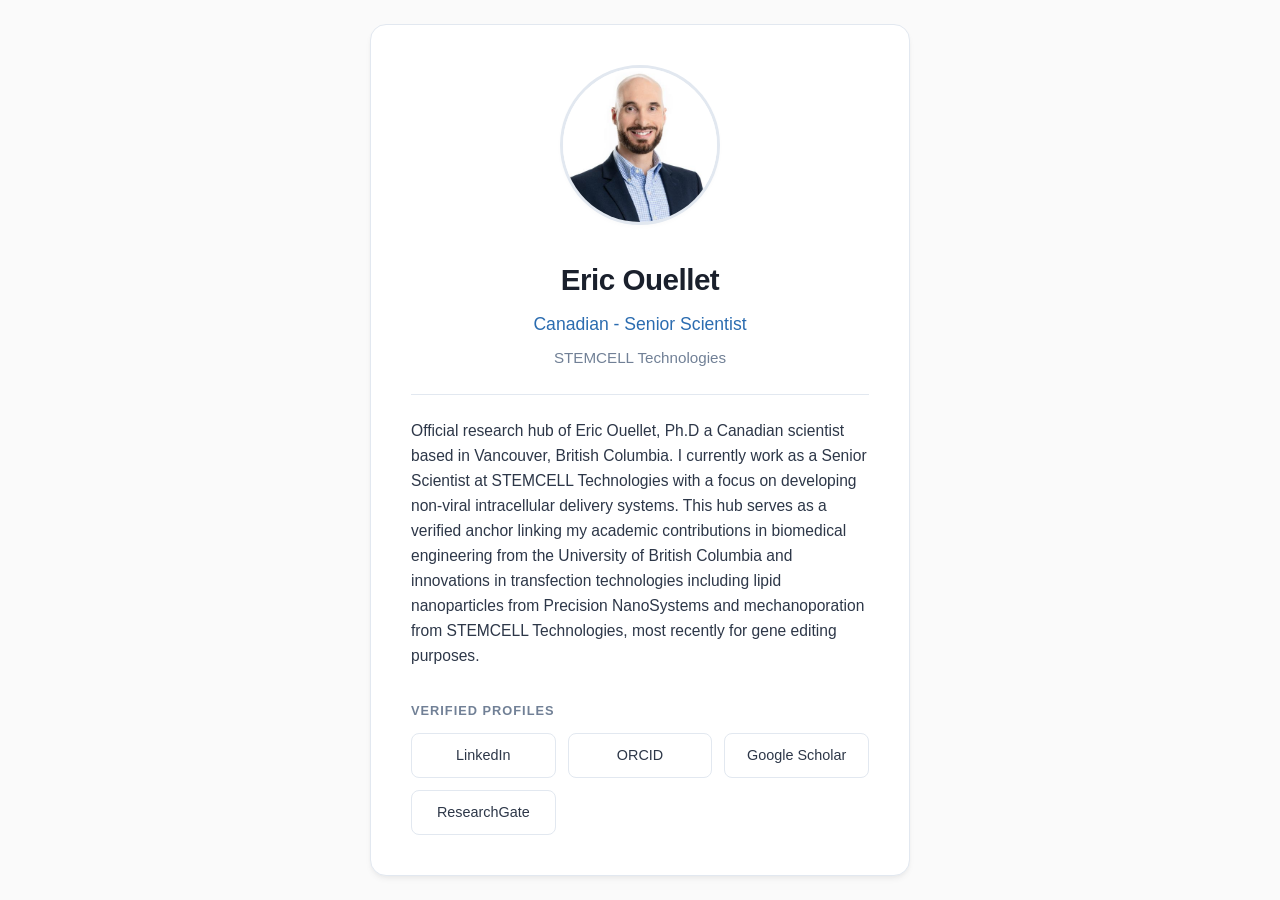
<file: index.html>
<!DOCTYPE html>
<html lang="en">
<head>
    <meta charset="UTF-8">
    <meta name="viewport" content="width=device-width, initial-scale=1.0">
    <title>Eric Ouellet | Senior Scientist</title>
    <meta name="description" content="Professional landing page and research hub for Eric Ouellet, Senior Scientist at STEMCELL Technologies.">

    <!-- JSON-LD Schema -->

 <script type="application/ld+json">
{
  "@context": "https://schema.org",
    "@type": "Person",
    "name": "Eric Ouellet",
    "honorificSuffix": "PhD",
    "jobTitle": "Senior Scientist",
    "gender": "Male",
    "nationality": {
    "@type": "Country",
    "name": "Canada"
      },
    "description": "Canadian biotechnology scientist leading research and development for non-viral intracellular delivery platforms at STEMCELL Technologies.",
    "image": "https://drericouellet.github.io/eric-ouellet-biotechnology-scientist.jpeg",
    "url": "https://drericouellet.github.io",
  
  "worksFor": {
    "@type": "Organization",
    "name": "STEMCELL Technologies",
    "url": "https://www.stemcell.com"
  },
 "alumniOf": [
      {
        "@type": "EducationalOrganization",
        "name": "University of British Columbia",
        "sameAs": "https://www.wikidata.org/wiki/Q391028"
      },
      {
        "@type": "EducationalOrganization",
        "name": "University of Ottawa",
        "sameAs": "https://www.wikidata.org/wiki/Q627969"
      }
    ],
  "knowsAbout": [
    "https://en.wikipedia.org/wiki/Intracellular_delivery",
    "Biotechnology",
    "Cell Engineering",
    "Non-viral intracellular delivery",
    "Microfluidics",
    "Transfection",
    "Mechanoporation",
        {
        "@type": "DefinedTerm",
        "name": "CellPore™ Transfection System", 
        "url": "https://www.stemcell.com/products/cellpore-transfection-system.html"
        },
    "Gene Editing",
    "CRISPR-Cas9",
    "mRNA delivery"
  ],
  "sameAs": [
    "https://drericouellet.github.io/",
    "https://www.researchgate.net/profile/Eric-Ouellet-8",
    "https://scholar.google.com/citations?user=w7S37DcAAAAJ",
    "https://scholar.google.com/citations?user=z6fIclgAAAAJ",
    "https://www.wikidata.org/wiki/Q133364190",
    "https://www.researchgate.net/profile/Eric-Ouellet-8",
    "https://orcid.org/0009-0008-1449-604X"
  ],
  "award": [
        "Patent: Compositions for Transfecting Resistant Cell Types (US11572575B2)",
        "Patent: Compositions, systems and methods for stimulating cells (US18/012,557)"
      ],
  "knows": [
    {
    "@type": "Person",
    "name": "Armon Sharei",
    "jobTitle": "Founder & CEO",
    "sameAs": [
        "https://www.linkedin.com/in/armonsharei/",
        "https://www.weforum.org/people/armon-sharei/"
    ]
  }
  ], 
  "SubjectOf": [
      {
        "@type": "VideoObject",
        "uploadDate": "2025-05-21",
        "name": "Cutting-Edge Tools for Hematopoietic Stem & Progenitor Cell Research",
        "Description": "In this workshop STEMCELL scientists Eric Ouellet and Tim Le Fevre share some latest tools and technologies for hematopoietic stem and progenitor cell research.",
        "url": "https://www.youtube.com/watch?v=7XGizg4FJvQ", 
        "thumbnailUrl": "https://img.youtube.com/vi/7XGizg4FJvQ/maxresdefault.jpg" 
      }
  ]
}
</script>


    <style>
        :root {
            --bg-color: #fafafa;
            --card-bg: #ffffff;
            --text-main: #2d3748;
            --text-muted: #718096;
            --accent: #2b6cb0;
            --accent-hover: #1a4373;
            --border: #e2e8f0;
        }

        * {
            box-sizing: border-box;
            margin: 0;
            padding: 0;
        }

        body {
            font-family: -apple-system, BlinkMacSystemFont, "Segoe UI", Roboto, Helvetica, Arial, sans-serif;
            background-color: var(--bg-color);
            color: var(--text-main);
            line-height: 1.6;
            display: flex;
            justify-content: center;
            align-items: center;
            min-height: 100vh;
            padding: 20px;
        }

        .container {
            background: var(--card-bg);
            max-width: 540px;
            width: 100%;
            border-radius: 16px;
            padding: 40px;
            box-shadow: 0 4px 6px -1px rgba(0, 0, 0, 0.05), 0 2px 4px -1px rgba(0, 0, 0, 0.03);
            border: 1px solid var(--border);
            text-align: center;
        }

        .profile-img {
            width: 160px;
            height: 160px;
            border-radius: 50%;
            object-fit: cover;
            margin-bottom: 24px;
            border: 3px solid var(--border);
            box-shadow: 0 2px 4px rgba(0,0,0,0.02);
        }

        h1 {
            font-size: 1.85rem;
            font-weight: 700;
            color: #1a202c;
            margin-bottom: 6px;
            letter-spacing: -0.5px;
        }

        .headline {
            font-size: 1.1rem;
            color: var(--accent);
            font-weight: 500;
            margin-bottom: 8px;
        }

        .institution {
            font-size: 0.95rem;
            color: var(--text-muted);
            margin-bottom: 24px;
        }

        hr {
            border: 0;
            border-top: 1px solid var(--border);
            margin-bottom: 24px;
        }

        .bio {
            font-size: 0.975rem;
            color: var(--text-main);
            text-align: left;
            margin-bottom: 32px;
        }

        .links-title {
            font-size: 0.8rem;
            text-transform: uppercase;
            letter-spacing: 1px;
            color: var(--text-muted);
            margin-bottom: 12px;
            text-align: left;
            font-weight: 600;
        }

        .nav-links {
            display: grid;
            grid-template-columns: repeat(auto-fit, minmax(120px, 1fr));
            gap: 12px;
        }

        .nav-links a {
            display: flex;
            align-items: center;
            justify-content: center;
            padding: 10px 16px;
            background-color: var(--card-bg);
            border: 1px solid var(--border);
            border-radius: 8px;
            color: var(--text-main);
            text-decoration: none;
            font-size: 0.9rem;
            font-weight: 500;
            transition: all 0.2s ease;
        }

        .nav-links a:hover {
            border-color: var(--accent);
            color: var(--accent);
            background-color: #f7fafc;
            transform: translateY(-1px);
        }

        @media (max-width: 480px) {
            .container {
                padding: 24px;
            }
            .nav-links {
                grid-template-columns: 1fr;
            }
        }
    </style>
</head>
<body>

<div class="container">
    <!-- Authority Image File -->
    <img src="eric-ouellet-biotechnology-scientist.jpeg" alt="Dr. Eric Ouellet, Canadian Scientist and biotechnology researcher" class="profile-img">
    
    <h1>Eric Ouellet</h1>
    <p class="headline">Canadian - Senior Scientist</p>
    <p class="institution">STEMCELL Technologies</p>
    
    <hr>
    
    <p class="bio">
        Official research hub of Eric Ouellet, Ph.D a Canadian scientist based in Vancouver, British Columbia. I currently work as a Senior Scientist at STEMCELL Technologies with a focus on developing non-viral intracellular delivery systems. This hub serves as a verified anchor linking my academic contributions in biomedical engineering from the University of British Columbia and innovations in transfection technologies including lipid nanoparticles from Precision NanoSystems and mechanoporation from STEMCELL Technologies, most recently for gene editing purposes.
    </p>
    
    <p class="links-title">Verified Profiles</p>
    <nav class="nav-links">
        <a href="https://ca.linkedin.com/in/ericouellet" target="_blank" rel="noopener">LinkedIn</a>
        <a href="https://orcid.org/0009-0008-1449-604X" target="_blank" rel="noopener">ORCID</a>
        <a href="https://scholar.google.com/citations?user=w7S37DcAAAAJ" target="_blank" rel="noopener">Google Scholar</a>
        <a href="https://www.researchgate.net/profile/Eric-Ouellet-8" target="_blank" rel="noopener">ResearchGate</a>
    </nav>
</div>

</body>
</html>
</file>
